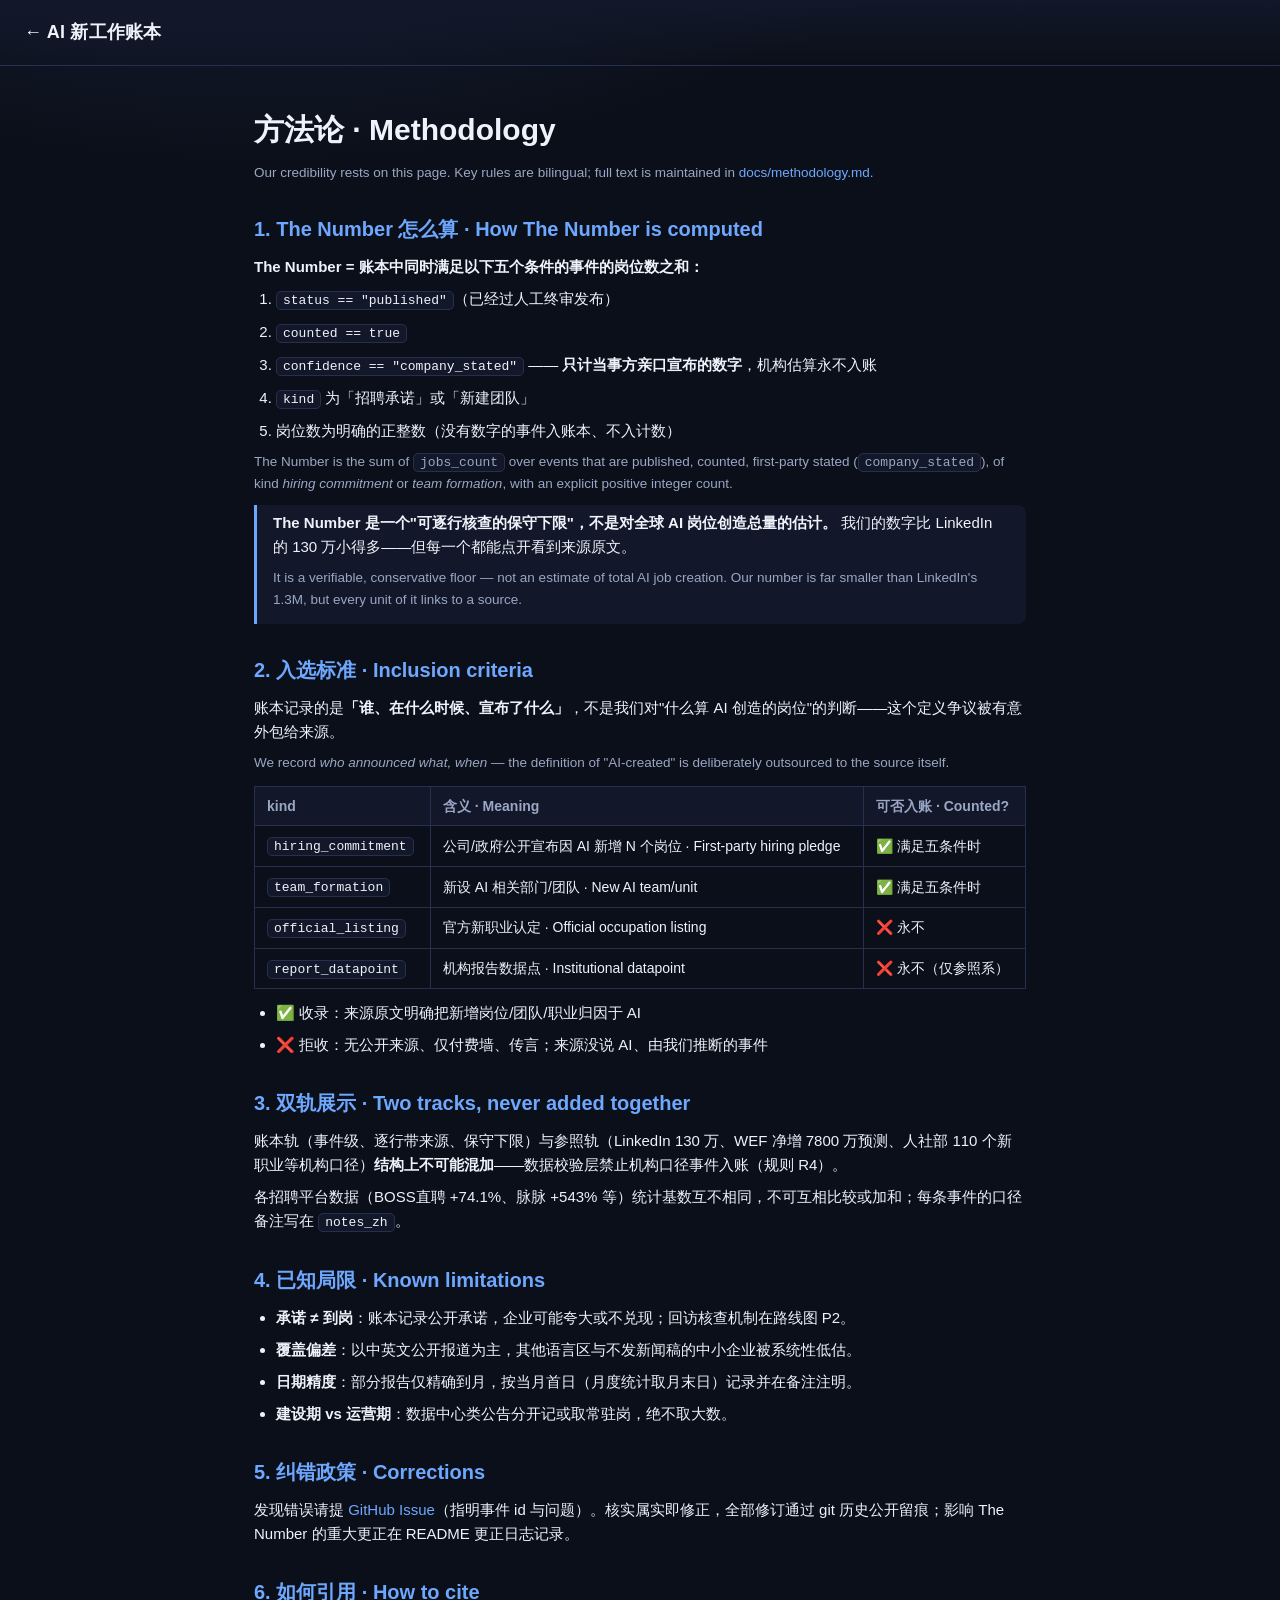
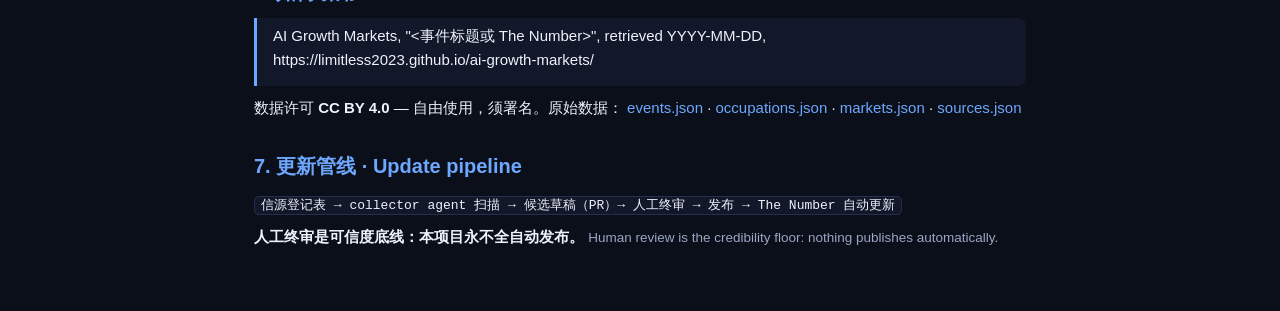
<file: web/methodology.html>
<!DOCTYPE html>
<html lang="zh-CN">
<head>
<meta charset="UTF-8" />
<meta name="viewport" content="width=device-width, initial-scale=1.0" />
<title>方法论 · Methodology — AI 新工作账本</title>
<meta name="description" content="The Number 计数规则、入选标准、纠错政策与引用格式。Counting rules, inclusion criteria, corrections policy, and citation format." />
<link rel="stylesheet" href="style.css" />
</head>
<body>

<header class="site">
  <div class="left"><h1><a href="index.html" style="color:inherit">← AI 新工作账本</a></h1></div>
</header>

<article class="prose">
  <h1>方法论 · Methodology</h1>
  <p class="en">Our credibility rests on this page. Key rules are bilingual; full text is maintained in
    <a href="https://github.com/Limitless2023/ai-growth-markets/blob/main/docs/methodology.md" target="_blank" rel="noopener">docs/methodology.md</a>.</p>

  <h2>1. The Number 怎么算 · How The Number is computed</h2>
  <p><b>The Number = 账本中同时满足以下五个条件的事件的岗位数之和：</b></p>
  <ol>
    <li><code>status == "published"</code>（已经过人工终审发布）</li>
    <li><code>counted == true</code></li>
    <li><code>confidence == "company_stated"</code> —— <b>只计当事方亲口宣布的数字</b>，机构估算永不入账</li>
    <li><code>kind</code> 为「招聘承诺」或「新建团队」</li>
    <li>岗位数为明确的正整数（没有数字的事件入账本、不入计数）</li>
  </ol>
  <p class="en">The Number is the sum of <code>jobs_count</code> over events that are published, counted,
    first-party stated (<code>company_stated</code>), of kind <i>hiring commitment</i> or <i>team formation</i>,
    with an explicit positive integer count.</p>
  <blockquote>
    <p><b>The Number 是一个"可逐行核查的保守下限"，不是对全球 AI 岗位创造总量的估计。</b>
    我们的数字比 LinkedIn 的 130 万小得多——但每一个都能点开看到来源原文。</p>
    <p class="en">It is a verifiable, conservative floor — not an estimate of total AI job creation.
    Our number is far smaller than LinkedIn's 1.3M, but every unit of it links to a source.</p>
  </blockquote>

  <h2>2. 入选标准 · Inclusion criteria</h2>
  <p>账本记录的是<b>「谁、在什么时候、宣布了什么」</b>，不是我们对"什么算 AI 创造的岗位"的判断——这个定义争议被有意外包给来源。</p>
  <p class="en">We record <i>who announced what, when</i> — the definition of "AI-created" is deliberately
    outsourced to the source itself.</p>
  <table>
    <tr><th>kind</th><th>含义 · Meaning</th><th>可否入账 · Counted?</th></tr>
    <tr><td><code>hiring_commitment</code></td><td>公司/政府公开宣布因 AI 新增 N 个岗位 · First-party hiring pledge</td><td>✅ 满足五条件时</td></tr>
    <tr><td><code>team_formation</code></td><td>新设 AI 相关部门/团队 · New AI team/unit</td><td>✅ 满足五条件时</td></tr>
    <tr><td><code>official_listing</code></td><td>官方新职业认定 · Official occupation listing</td><td>❌ 永不</td></tr>
    <tr><td><code>report_datapoint</code></td><td>机构报告数据点 · Institutional datapoint</td><td>❌ 永不（仅参照系）</td></tr>
  </table>
  <ul>
    <li>✅ 收录：来源原文明确把新增岗位/团队/职业归因于 AI</li>
    <li>❌ 拒收：无公开来源、仅付费墙、传言；来源没说 AI、由我们推断的事件</li>
  </ul>

  <h2>3. 双轨展示 · Two tracks, never added together</h2>
  <p>账本轨（事件级、逐行带来源、保守下限）与参照轨（LinkedIn 130 万、WEF 净增 7800 万预测、人社部 110 个新职业等机构口径）<b>结构上不可能混加</b>——数据校验层禁止机构口径事件入账（规则 R4）。</p>
  <p>各招聘平台数据（BOSS直聘 +74.1%、脉脉 +543% 等）统计基数互不相同，不可互相比较或加和；每条事件的口径备注写在 <code>notes_zh</code>。</p>

  <h2>4. 已知局限 · Known limitations</h2>
  <ul>
    <li><b>承诺 ≠ 到岗</b>：账本记录公开承诺，企业可能夸大或不兑现；回访核查机制在路线图 P2。</li>
    <li><b>覆盖偏差</b>：以中英文公开报道为主，其他语言区与不发新闻稿的中小企业被系统性低估。</li>
    <li><b>日期精度</b>：部分报告仅精确到月，按当月首日（月度统计取月末日）记录并在备注注明。</li>
    <li><b>建设期 vs 运营期</b>：数据中心类公告分开记或取常驻岗，绝不取大数。</li>
  </ul>

  <h2>5. 纠错政策 · Corrections</h2>
  <p>发现错误请提 <a href="https://github.com/Limitless2023/ai-growth-markets/issues" target="_blank" rel="noopener">GitHub Issue</a>（指明事件 id 与问题）。核实属实即修正，全部修订通过 git 历史公开留痕；影响 The Number 的重大更正在 README 更正日志记录。</p>

  <h2>6. 如何引用 · How to cite</h2>
  <blockquote><p>AI Growth Markets, "&lt;事件标题或 The Number&gt;", retrieved YYYY-MM-DD,<br />https://limitless2023.github.io/ai-growth-markets/</p></blockquote>
  <p>数据许可 <b>CC BY 4.0</b> — 自由使用，须署名。原始数据：
    <a href="data/events.json">events.json</a> ·
    <a href="data/occupations.json">occupations.json</a> ·
    <a href="data/markets.json">markets.json</a> ·
    <a href="data/sources.json">sources.json</a></p>

  <h2>7. 更新管线 · Update pipeline</h2>
  <p><code>信源登记表 → collector agent 扫描 → 候选草稿（PR）→ 人工终审 → 发布 → The Number 自动更新</code></p>
  <p><b>人工终审是可信度底线：本项目永不全自动发布。</b>
    <span class="en">Human review is the credibility floor: nothing publishes automatically.</span></p>
</article>

</body>
</html>
</file>
<file: web/style.css>
/* ============================================================
   AI Growth Markets · 暗色观察站视觉体系
   设计原则：数字即主角；入账(绿) vs 参照(灰)的视觉纪律
   ============================================================ */
:root {
  --bg: #0b0f19;
  --bg-soft: #121829;
  --card: #161d31;
  --card-hover: #1c2540;
  --border: #25304d;
  --text: #eef2fb;
  --text-dim: #9aa6c4;
  --accent: #6ea8fe;
  --counted: #7ee0c0;
  --ref: #8b9bd4;
  --warn: #ffb86b;
}

* { margin: 0; padding: 0; box-sizing: border-box; }

body {
  font-family: -apple-system, BlinkMacSystemFont, "Segoe UI", "Noto Sans SC", sans-serif;
  background:
    radial-gradient(1200px 600px at 20% -10%, #1a2440 0%, transparent 60%),
    var(--bg);
  background-color: var(--bg);
  color: var(--text);
  line-height: 1.6;
  min-height: 100vh;
}

a { color: var(--accent); text-decoration: none; }
a:hover { text-decoration: underline; }
.wrap { max-width: 1120px; margin: 0 auto; padding: 0 24px; }
.nowrap { white-space: nowrap; }
.num { text-align: right; font-variant-numeric: tabular-nums; }
.empty { text-align: center; color: var(--text-dim); padding: 48px; }

/* ---------- Header ---------- */
header.site {
  display: flex; align-items: center; justify-content: space-between;
  padding: 18px 24px; border-bottom: 1px solid var(--border);
  background: linear-gradient(180deg, var(--bg-soft), transparent);
}
header.site .left { display: flex; align-items: baseline; gap: 12px; }
header.site h1 { font-size: 18px; letter-spacing: 0.2px; }
header.site nav { display: flex; gap: 14px; align-items: center; }
#lang-toggle {
  background: var(--card); color: var(--text); border: 1px solid var(--border);
  border-radius: 8px; padding: 5px 12px; cursor: pointer; font-size: 13px;
}
#lang-toggle:hover { border-color: var(--accent); }

/* ---------- Hero: The Number ---------- */
.hero { text-align: center; padding: 56px 24px 36px; }
.hero #tagline { color: var(--text-dim); font-size: 16px; margin-bottom: 28px; }
#the-number {
  font-size: clamp(56px, 11vw, 124px);
  font-weight: 800; line-height: 1; letter-spacing: -2px;
  font-variant-numeric: tabular-nums;
  background: linear-gradient(120deg, #eef2fb 30%, var(--counted));
  -webkit-background-clip: text; background-clip: text;
  -webkit-text-fill-color: transparent;
}
#number-label { margin-top: 14px; font-size: 16px; color: var(--text); }
#number-sub { color: var(--text-dim); font-size: 13px; margin-top: 6px; }
#last-updated { color: var(--text-dim); font-size: 12px; margin-top: 12px; }

/* ---------- 机构口径参照条 ---------- */
.ref-strip { border-block: 1px solid var(--border); background: var(--bg-soft); padding: 18px 0 20px; }
#ref-label { color: var(--text-dim); font-size: 12px; text-transform: uppercase; letter-spacing: 1px; }
#ref-items { display: flex; gap: 14px; flex-wrap: wrap; margin-top: 12px; }
.ref-item {
  flex: 1 1 220px; background: var(--card); border: 1px solid var(--border);
  border-radius: 12px; padding: 12px 16px; color: var(--text);
  display: flex; flex-direction: column; gap: 2px; transition: 0.15s;
}
.ref-item:hover { border-color: var(--ref); text-decoration: none; transform: translateY(-2px); }
.ref-item b { font-size: 22px; color: var(--ref); font-variant-numeric: tabular-nums; }
.ref-item span { font-size: 13px; }
.ref-item small { color: var(--text-dim); font-size: 11px; }

/* ---------- Tabs ---------- */
#tabs { display: flex; gap: 8px; margin: 30px 0 18px; flex-wrap: wrap; }
.tab {
  background: none; border: 1px solid var(--border); color: var(--text-dim);
  border-radius: 999px; padding: 8px 20px; font-size: 14px; cursor: pointer; transition: 0.15s;
}
.tab:hover { color: var(--text); border-color: var(--accent); }
.tab.active { background: var(--accent); border-color: var(--accent); color: #0b0f19; font-weight: 600; }
.panel-head { display: flex; align-items: center; justify-content: space-between; margin-bottom: 12px; }
.panel-head .count { color: var(--text-dim); font-size: 13px; }

/* ---------- 筛选 chips ---------- */
.filters { display: flex; gap: 8px; flex-wrap: wrap; margin-bottom: 10px; }
.chip {
  background: var(--card); color: var(--text-dim); border: 1px solid var(--border);
  border-radius: 999px; padding: 5px 13px; font-size: 13px; cursor: pointer; transition: 0.15s;
}
.chip:hover { color: var(--text); border-color: var(--accent); }
.chip.active { background: var(--accent); color: #0b0f19; border-color: var(--accent); font-weight: 600; }
.chip.toggle.active { background: var(--counted); border-color: var(--counted); }

/* ---------- 账本表 ---------- */
.ledger-wrap { overflow-x: auto; border: 1px solid var(--border); border-radius: 14px; background: var(--card); }
table.ledger { width: 100%; border-collapse: collapse; font-size: 14px; }
table.ledger th {
  text-align: left; color: var(--text-dim); font-size: 12px; font-weight: 600;
  text-transform: uppercase; letter-spacing: 0.6px;
  padding: 12px 14px; border-bottom: 1px solid var(--border);
}
table.ledger th.num { text-align: right; }
table.ledger td { padding: 12px 14px; border-bottom: 1px solid color-mix(in srgb, var(--border) 55%, transparent); vertical-align: top; }
tr.row { cursor: pointer; transition: 0.12s; }
tr.row:hover { background: var(--card-hover); }
tr.detail td { background: var(--bg-soft); }
tr.detail blockquote {
  border-left: 3px solid var(--accent); padding: 4px 14px; color: var(--text);
  font-size: 14px; margin-bottom: 8px;
}
tr.detail .notes { color: var(--warn); font-size: 13px; margin-bottom: 6px; }
tr.detail .src { color: var(--text-dim); font-size: 13px; }

.kind {
  display: inline-block; font-size: 11px; font-weight: 600; border-radius: 6px;
  padding: 2px 8px; margin-right: 6px; white-space: nowrap;
}
.k-hiring_commitment { background: rgba(126, 224, 192, 0.14); color: var(--counted); }
.k-team_formation { background: rgba(110, 168, 254, 0.14); color: var(--accent); }
.k-official_listing { background: rgba(255, 184, 107, 0.14); color: var(--warn); }
.k-report_datapoint { background: rgba(139, 155, 212, 0.14); color: var(--ref); }

.badge {
  display: inline-block; font-size: 11px; padding: 2px 9px; border-radius: 6px;
  font-weight: 600; white-space: nowrap;
}
.badge.counted { background: rgba(126, 224, 192, 0.16); color: var(--counted); }
.badge.ref { border: 1px solid var(--border); color: var(--text-dim); }
.badge.domain { background: rgba(110, 168, 254, 0.12); color: var(--accent); }
.badge.maturity { border: 1px solid var(--border); color: var(--text-dim); }

/* ---------- 卡片网格（词典/市场） ---------- */
.grid { display: grid; grid-template-columns: repeat(auto-fill, minmax(330px, 1fr)); gap: 16px; }
.card {
  background: var(--card); border: 1px solid var(--border); border-radius: 14px;
  padding: 20px; display: flex; flex-direction: column; gap: 10px; transition: 0.18s;
}
.card:hover { background: var(--card-hover); border-color: var(--accent); transform: translateY(-3px); }
.card-top { display: flex; justify-content: space-between; align-items: flex-start; gap: 10px; }
.card h3 { font-size: 16.5px; }
.card .summary { font-size: 14px; }
.card .why { color: var(--text-dim); font-size: 13px; }
.card .meta { font-size: 12.5px; color: var(--text-dim); }
.card .meta.official { color: var(--warn); }
.card .human { background: var(--bg-soft); border: 1px solid var(--border); border-radius: 10px; padding: 10px 12px; }
.card .human b { font-size: 12px; color: var(--counted); display: block; margin-bottom: 4px; }
.card .human p { font-size: 13px; color: var(--text); }
.skills { display: flex; gap: 6px; flex-wrap: wrap; margin-top: 2px; }
.skill {
  font-size: 11px; background: var(--bg-soft); border: 1px solid var(--border);
  border-radius: 6px; padding: 2px 8px; color: var(--text-dim);
}

/* ---------- Footer ---------- */
footer.site { border-top: 1px solid var(--border); margin-top: 48px; padding: 32px 24px 44px; }
footer.site .cols { display: flex; gap: 32px; flex-wrap: wrap; justify-content: space-between; }
footer.site .dl a { margin-right: 10px; font-size: 13px; }
footer.site .dl span { color: var(--text-dim); font-size: 13px; }
.cite-box {
  background: var(--card); border: 1px solid var(--border); border-radius: 10px;
  padding: 12px 14px; max-width: 560px;
}
.cite-box h4 { font-size: 13px; margin-bottom: 6px; color: var(--text-dim); }
#cite-text { font-size: 12.5px; color: var(--text); word-break: break-all; display: block; margin-bottom: 8px; }
#cite-btn {
  background: var(--bg-soft); color: var(--accent); border: 1px solid var(--border);
  border-radius: 7px; padding: 4px 12px; font-size: 12px; cursor: pointer;
}
#cite-btn:hover { border-color: var(--accent); }
#footer-note { color: var(--text-dim); font-size: 12.5px; margin-top: 20px; text-align: center; }

/* ---------- 方法论页 ---------- */
.prose { max-width: 820px; margin: 0 auto; padding: 40px 24px 64px; }
.prose h1 { font-size: 30px; margin-bottom: 8px; }
.prose h2 { font-size: 20px; margin: 30px 0 10px; color: var(--accent); }
.prose p, .prose li { font-size: 15px; color: var(--text); margin-bottom: 8px; }
.prose li { margin-left: 22px; }
.prose .en { color: var(--text-dim); font-size: 13.5px; }
.prose table { width: 100%; border-collapse: collapse; margin: 12px 0; font-size: 14px; }
.prose th, .prose td { border: 1px solid var(--border); padding: 8px 12px; text-align: left; }
.prose th { color: var(--text-dim); background: var(--bg-soft); }
.prose code { background: var(--bg-soft); border: 1px solid var(--border); border-radius: 5px; padding: 1px 6px; font-size: 13px; }
.prose blockquote { border-left: 3px solid var(--accent); padding: 6px 16px; background: var(--bg-soft); border-radius: 0 8px 8px 0; margin: 10px 0; }

/* ---------- 响应式 ---------- */
@media (max-width: 640px) {
  header.site { flex-direction: column; gap: 10px; }
  .hero { padding-top: 36px; }
  #ref-items { flex-direction: column; }
  table.ledger { font-size: 13px; }
  table.ledger td, table.ledger th { padding: 9px 8px; }
}
</file>
